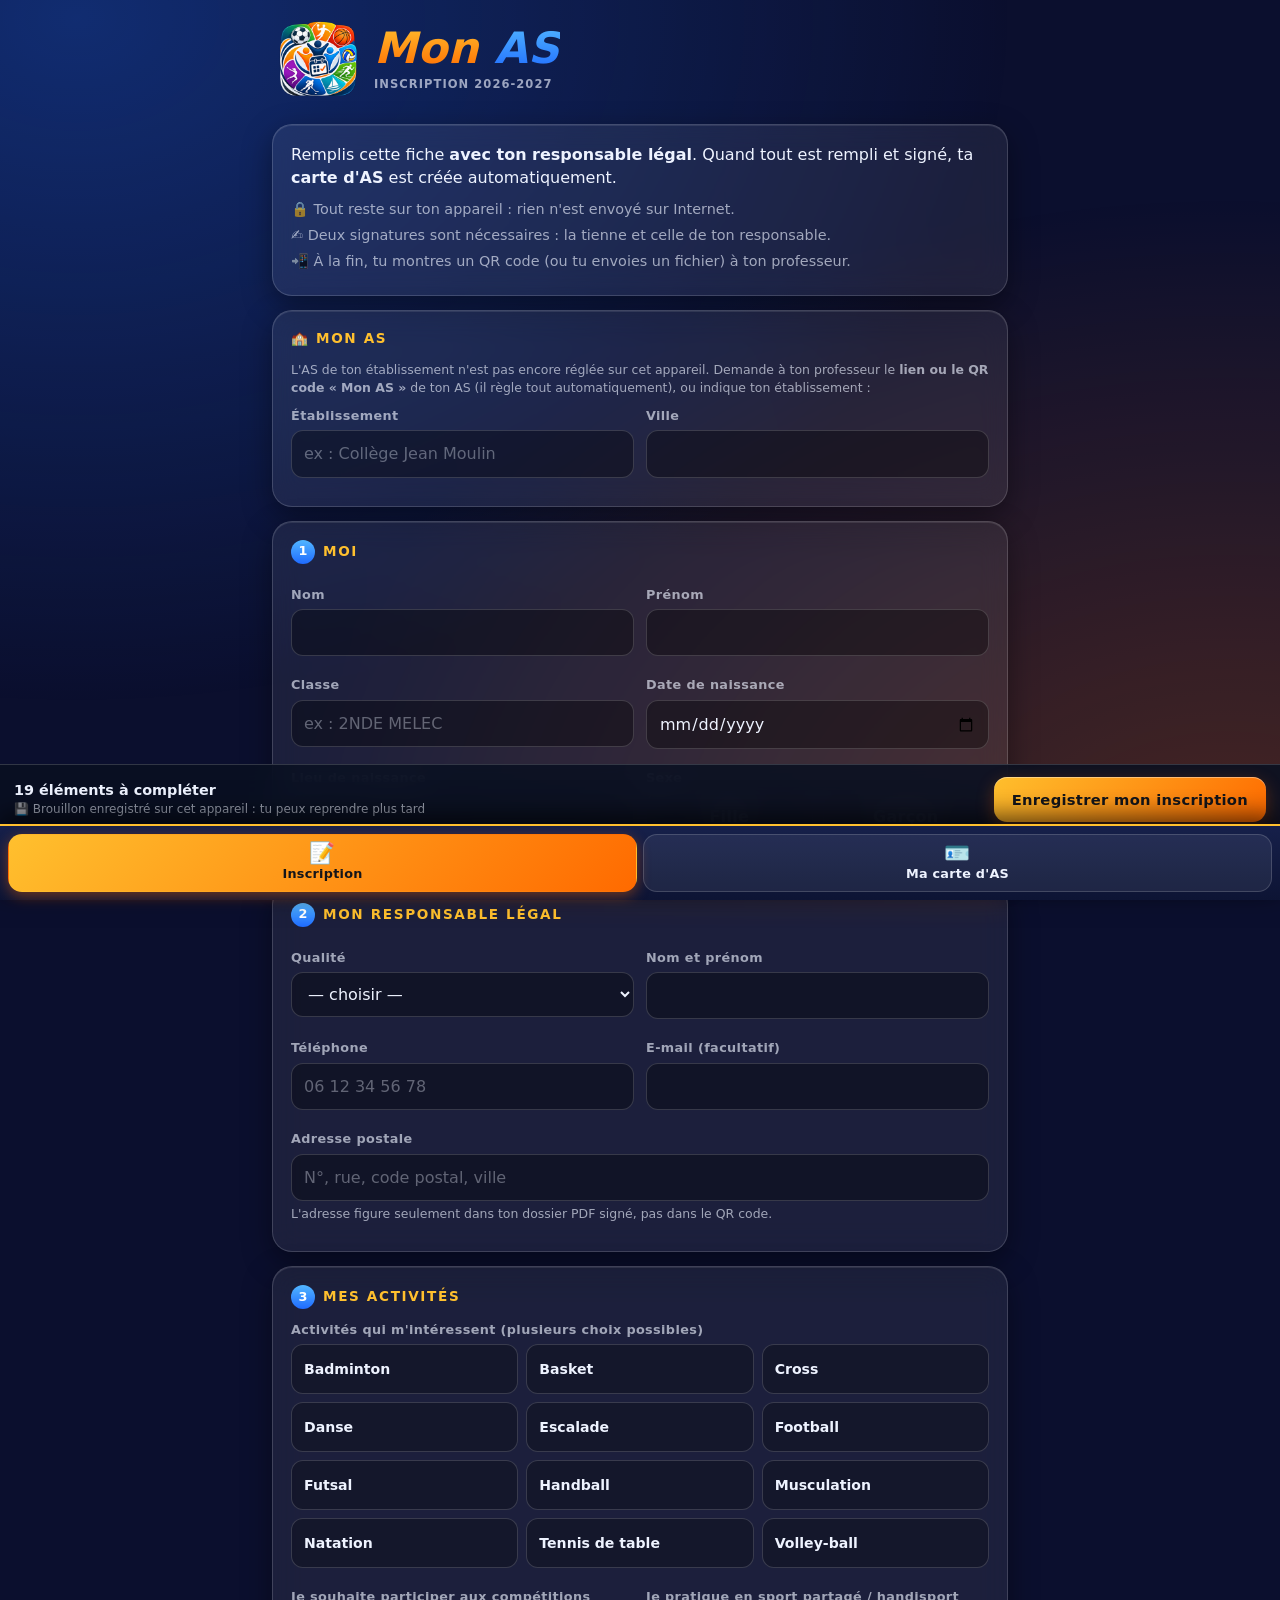
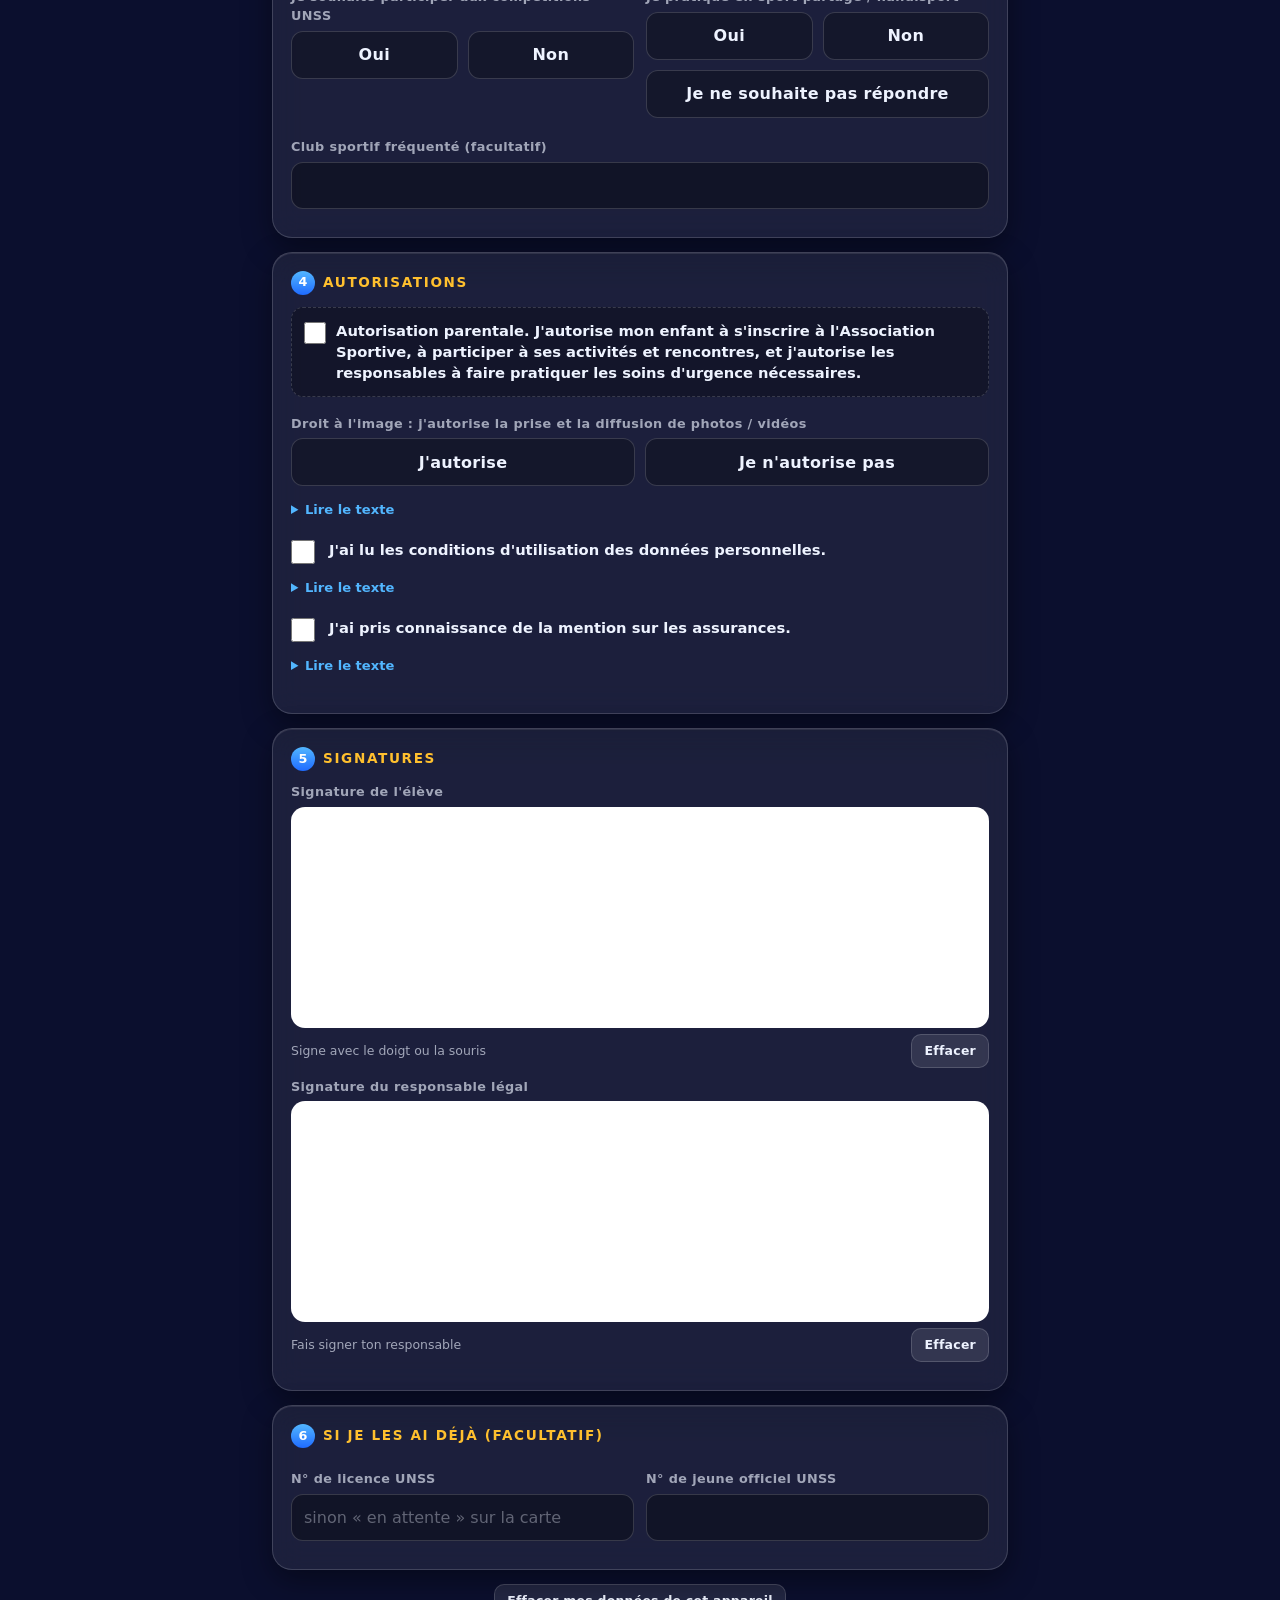
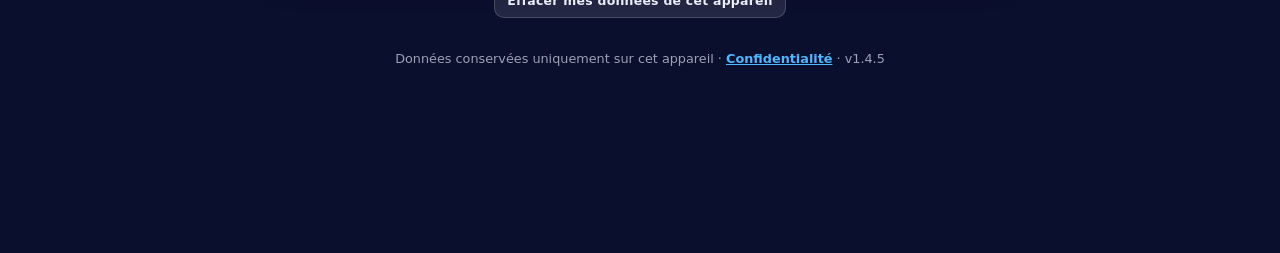
<file: index.html>
<!doctype html>
<html lang="fr">
<head>
<meta charset="utf-8">
<meta name="viewport" content="width=device-width,initial-scale=1,viewport-fit=cover">
<title>Mon AS – Inscription à l'Association Sportive</title>
<meta name="theme-color" content="#0b0f2e">
<link rel="manifest" href="manifest.webmanifest">
<link rel="icon" type="image/png" href="icons/icon-192.png">
<link rel="apple-touch-icon" href="icons/icon-192.png">
<link rel="stylesheet" href="style.css">
</head>
<body>
<header class="hd">
  <img class="logo" src="img/logo-app.png" alt="Logo de l'Association Sportive">
  <div>
    <h1 class="titre"><span class="t1">Mon</span> <span class="t2">AS</span></h1>
    <p class="sous" id="sous">Inscription</p>
  </div>
</header>
<main>
<div id="vue-ins">
<div id="saisie">
<form id="form" autocomplete="off" novalidate>
  <section class="card intro">
    <p>Remplis cette fiche <b>avec ton responsable légal</b>. Quand tout est rempli et signé, ta <b>carte d'AS</b> est créée automatiquement.</p>
    <ul class="infos">
      <li>🔒 Tout reste sur ton appareil : rien n'est envoyé sur Internet.</li>
      <li>✍️ Deux signatures sont nécessaires : la tienne et celle de ton responsable.</li>
      <li>📲 À la fin, tu montres un QR code (ou tu envoies un fichier) à ton professeur.</li>
    </ul>
  </section>

  <section class="card" id="cardEtab" hidden><h2>🏫 Mon AS</h2>
    <p class="hint" style="margin-top:0">L'AS de ton établissement n'est pas encore réglée sur cet appareil. Demande à ton professeur le <b>lien ou le QR code « Mon AS »</b> de ton AS (il règle tout automatiquement), ou indique ton établissement :</p>
    <div class="g2"><div class="f"><label for="etabIn">Établissement</label><input type="text" id="etabIn" maxlength="80" placeholder="ex : Collège Jean Moulin"></div>
    <div class="f"><label for="villeIn">Ville</label><input type="text" id="villeIn" maxlength="50"></div></div>
  </section>

  <section class="card"><h2><span class="n">1</span>Moi</h2>
    <div class="g2">
      <div class="f" data-k="nom"><label for="nom">Nom</label><input type="text" id="nom" autocomplete="family-name"></div>
      <div class="f" data-k="prenom"><label for="prenom">Prénom</label><input type="text" id="prenom" autocomplete="given-name"></div>
      <div class="f" data-k="classe"><label for="classe">Classe</label><input type="text" id="classe" placeholder="ex : 2NDE MELEC"></div>
      <div class="f" data-k="naissance"><label for="naissance">Date de naissance</label><input type="date" id="naissance"></div>
      <div class="f" data-k="lieu"><label for="lieu">Lieu de naissance</label><input type="text" id="lieu"></div>
      <div class="f" data-k="sexe"><span class="lb">Sexe</span>
        <div class="yn"><label><input type="radio" name="sexe" value="F"><span>Fille</span></label><label><input type="radio" name="sexe" value="M"><span>Garçon</span></label></div></div>
    </div>
  </section>

  <section class="card"><h2><span class="n">2</span>Mon responsable légal</h2>
    <div class="g2">
      <div class="f" data-k="qualite"><label for="qualite">Qualité</label>
        <select id="qualite"><option value="">— choisir —</option><option>Mère</option><option>Père</option><option>Tuteur ou tutrice</option></select></div>
      <div class="f" data-k="respNom"><label for="respNom">Nom et prénom</label><input type="text" id="respNom" autocomplete="off"></div>
      <div class="f" data-k="tel"><label for="tel">Téléphone</label><input type="tel" id="tel" inputmode="tel" placeholder="06 12 34 56 78"></div>
      <div class="f" data-k="mail"><label for="mail">E-mail (facultatif)</label><input type="email" id="mail" inputmode="email"></div>
    </div>
    <div class="f" data-k="adresse"><label for="adresse">Adresse postale</label><input type="text" id="adresse" placeholder="N°, rue, code postal, ville">
      <p class="hint">L'adresse figure seulement dans ton dossier PDF signé, pas dans le QR code.</p></div>
  </section>

  <section class="card"><h2><span class="n">3</span>Mes activités</h2>
    <div class="f" data-k="acts"><span class="lb">Activités qui m'intéressent (plusieurs choix possibles)</span><div class="chips" id="chips"></div></div>
    <div class="g2">
      <div class="f" data-k="compet"><span class="lb">Je souhaite participer aux compétitions UNSS</span>
        <div class="yn"><label><input type="radio" name="compet" value="1"><span>Oui</span></label><label><input type="radio" name="compet" value="0"><span>Non</span></label></div></div>
      <div class="f" data-k="handi"><span class="lb">Je pratique en sport partagé / handisport</span>
        <div class="yn"><label><input type="radio" name="handi" value="1"><span>Oui</span></label><label><input type="radio" name="handi" value="0"><span>Non</span></label><label class="nspp"><input type="radio" name="handi" value="2"><span>Je ne souhaite pas répondre</span></label></div></div>
    </div>
    <div class="f"><label for="club">Club sportif fréquenté (facultatif)</label><input type="text" id="club"></div>
  </section>

  <section class="card"><h2><span class="n">4</span>Autorisations</h2>
    <p class="autor" data-k="autor"><label class="ck"><input type="checkbox" id="autor"><span><b>Autorisation parentale.</b> J'autorise mon enfant à s'inscrire à l'Association Sportive, à participer à ses activités et rencontres, et j'autorise les responsables à faire pratiquer les soins d'urgence nécessaires.</span></label></p>
    <div class="f" data-k="droitImage"><span class="lb">Droit à l'image : j'autorise la prise et la diffusion de photos / vidéos</span>
      <div class="yn"><label><input type="radio" name="droitImage" value="1"><span>J'autorise</span></label><label><input type="radio" name="droitImage" value="0"><span>Je n'autorise pas</span></label></div>
      <details><summary>Lire le texte</summary><p id="tx-droit"></p></details></div>
    <div class="f" data-k="consentDonnees"><label class="ck"><input type="checkbox" id="consentDonnees"><span>J'ai lu les conditions d'utilisation des données personnelles.</span></label>
      <details><summary>Lire le texte</summary><p id="tx-donnees"></p></details></div>
    <div class="f" data-k="consentAssurance"><label class="ck"><input type="checkbox" id="consentAssurance"><span>J'ai pris connaissance de la mention sur les assurances.</span></label>
      <details><summary>Lire le texte</summary><p id="tx-assurance"></p></details></div>
  </section>

  <section class="card"><h2><span class="n">5</span>Signatures</h2>
    <div class="f" data-k="sigEleve"><span class="lb">Signature de l'élève</span>
      <div class="pad"><canvas id="sigEleve" width="700" height="220"></canvas></div>
      <div class="padbar"><span>Signe avec le doigt ou la souris</span><button type="button" class="btn r sm" data-clear="sigEleve">Effacer</button></div></div>
    <div class="f" data-k="sigResp"><span class="lb">Signature du responsable légal</span>
      <div class="pad"><canvas id="sigResp" width="700" height="220"></canvas></div>
      <div class="padbar"><span>Fais signer ton responsable</span><button type="button" class="btn r sm" data-clear="sigResp">Effacer</button></div></div>
  </section>

  <section class="card"><h2><span class="n">6</span>Si je les ai déjà (facultatif)</h2>
    <div class="g2">
      <div class="f"><label for="licence">N° de licence UNSS</label><input type="text" id="licence" placeholder="sinon « en attente » sur la carte"></div>
      <div class="f"><label for="jo">N° de jeune officiel UNSS</label><input type="text" id="jo"></div>
    </div>
  </section>
</form>

</div><!-- /saisie -->

<section class="card" id="fait" hidden>
  <h2>✅ Mon inscription</h2>
  <p class="ok" id="faitDate" style="margin:0 0 10px"></p>
  <div class="kv" id="resume"></div>
  <div class="sigs" id="resumeSig"></div>
  <h2 style="margin-top:20px">📲 À montrer au professeur</h2>
  <p class="hint" style="margin-top:0">Ce QR code permet à ton professeur d'enregistrer ton inscription. Ce n'est pas ta carte d'AS.</p>
  <div class="qrbox"><canvas id="qrIns"></canvas></div>
  <div class="row">
    <a class="btn" id="pay" href="#" target="_blank" rel="noopener noreferrer" hidden>💳 Payer ma cotisation en ligne</a>
    <button class="btn b" id="dlDossier" type="button">⬇️ Télécharger mon dossier en PDF</button>
  </div>
  <p class="hint" id="payHint" hidden></p>
  <p class="hint">Le dossier PDF contient les signatures et l'adresse : tu peux l'imprimer ou le remettre à ton professeur.</p>
  <p id="msg" class="hint"></p>
</section>
</div><!-- /vue-ins -->

<div id="vue-carte" hidden>
  <section class="card" id="carteVide"><h2>🪪 Ma carte d'AS</h2><p class="hint" style="margin:0">Ta carte d'AS sera créée dès que ton inscription sera enregistrée.</p></section>
  <section class="card" id="carteOk" hidden>
    <h2>🪪 Ma carte d'AS</h2>
    <p class="hint" style="margin-top:0"><b>À présenter à chaque séance</b> : le QR code de la carte sert à faire l'appel.</p>
    <canvas id="cardcv" class="cardcv"></canvas>
    <div class="row" style="justify-content:center"><label class="btn r sm" for="photoIn">📷 <span id="photoLb">Ajouter ma photo</span></label><input type="file" id="photoIn" accept="image/*" hidden><button class="btn r sm" id="photoDel" type="button" hidden>Retirer la photo</button></div>
    <p class="hint" style="text-align:center;margin:6px 0 0">Ta photo reste sur ton téléphone : elle apparaît seulement sur ta carte.</p>
    <div class="row" style="justify-content:center"><button class="btn b" id="showCarte" type="button" style="width:100%;max-width:520px;font-size:1.05rem;padding:16px">🔳 Montrer le QR code de ma carte</button></div>
    <div class="row">
      <button class="btn r" id="dlCartePdf">Carte à imprimer (PDF)</button>
    </div>
  </section>
</div>

<div class="row" style="justify-content:center"><button class="btn r sm" id="efface">Effacer mes données de cet appareil</button></div>
</main>
<footer class="foot">Données conservées uniquement sur cet appareil · <a href="confidentialite.html">Confidentialité</a> · <span id="ver"></span></footer>

<div class="bar" id="bar"><div class="tx" id="barTx">…</div><button class="btn" id="go">Enregistrer mon inscription</button></div>
<nav class="tabs"><button class="on" data-v="vue-ins"><i>📝</i>Inscription</button><button data-v="vue-carte"><i>🪪</i>Ma carte d'AS</button></nav>

<dialog id="dQr" class="qrdlg"><div class="qrfull"><div class="qrnom" id="qrTitre"></div><canvas id="qrBig"></canvas><div class="qrnom" id="qrNom"></div><p class="hint">Monte la luminosité de l'écran au maximum et tiens ton téléphone à 15-20 cm de la caméra du professeur.</p><button class="btn" id="qrClose" type="button">Fermer</button></div></dialog>
<dialog id="dlgManque"><h3>Il reste à compléter</h3><ul id="manqueList"></ul><div class="row"><button class="btn" id="manqueOk">OK</button></div></dialog>

<script src="lib/qrcode-generator-1.4.4.js"></script>
<script src="lib/jspdf-2.5.1.umd.min.js"></script>
<script src="eps-core.js"></script>
<script src="eleve-core.js"></script>
<script src="as-core.js"></script>
<script src="textes-legaux.js"></script>
<script src="version.js"></script>
<script src="app.js"></script>
</body>
</html>
</file>
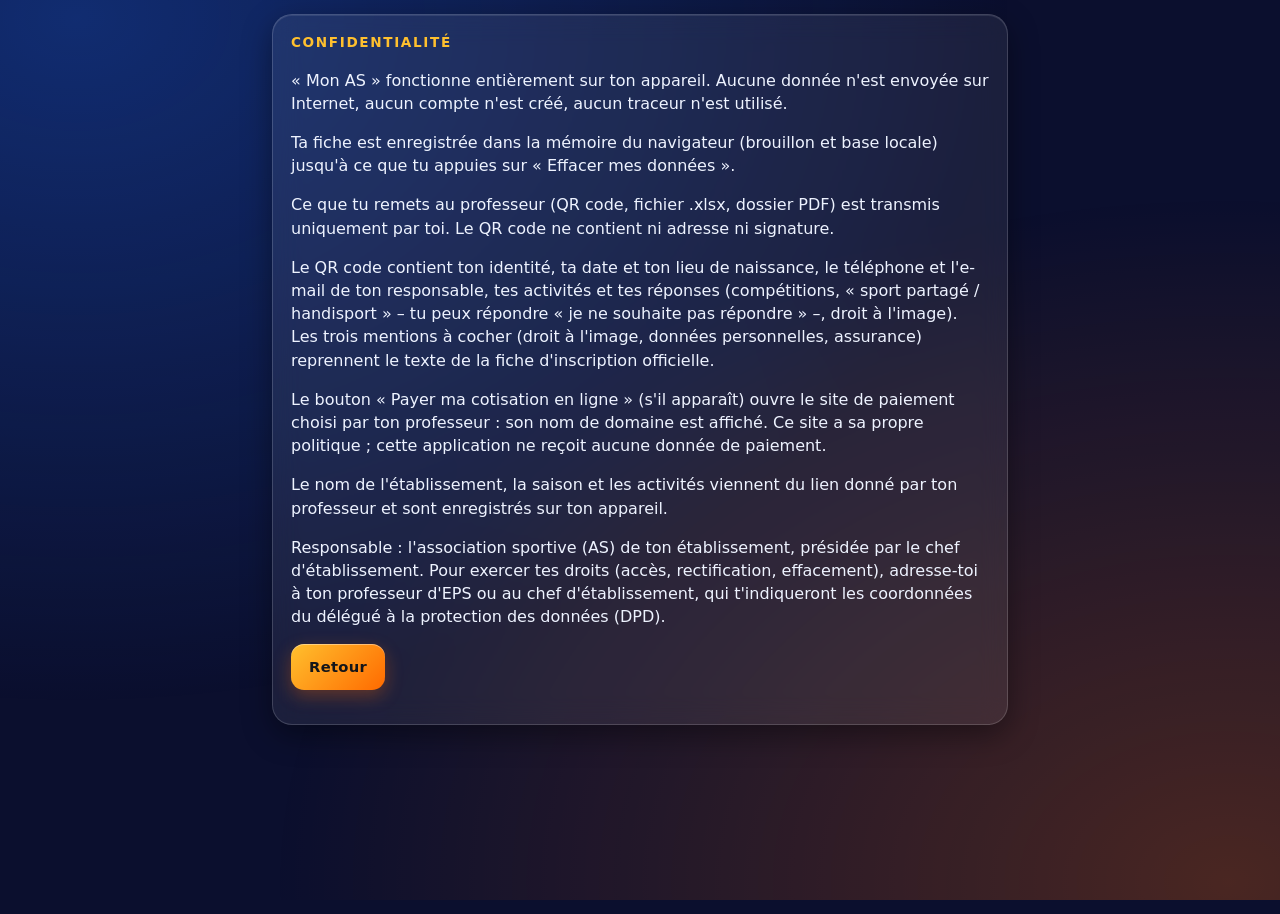
<file: confidentialite.html>
<!doctype html><html lang="fr"><head><meta charset="utf-8"><meta name="viewport" content="width=device-width,initial-scale=1"><title>Confidentialité – Mon AS</title><link rel="stylesheet" href="style.css"></head>
<body><main><section class="card"><h2>Confidentialité</h2>
<p>« Mon AS » fonctionne entièrement sur ton appareil. Aucune donnée n'est envoyée sur Internet, aucun compte n'est créé, aucun traceur n'est utilisé.</p>
<p>Ta fiche est enregistrée dans la mémoire du navigateur (brouillon et base locale) jusqu'à ce que tu appuies sur « Effacer mes données ».</p>
<p>Ce que tu remets au professeur (QR code, fichier .xlsx, dossier PDF) est transmis uniquement par toi. Le QR code ne contient ni adresse ni signature.</p>
<p>Le QR code contient ton identité, ta date et ton lieu de naissance, le téléphone et l'e-mail de ton responsable, tes activités et tes réponses (compétitions, « sport partagé / handisport » – tu peux répondre « je ne souhaite pas répondre » –, droit à l'image). Les trois mentions à cocher (droit à l'image, données personnelles, assurance) reprennent le texte de la fiche d'inscription officielle.</p>
<p>Le bouton « Payer ma cotisation en ligne » (s'il apparaît) ouvre le site de paiement choisi par ton professeur : son nom de domaine est affiché. Ce site a sa propre politique ; cette application ne reçoit aucune donnée de paiement.</p>
<p>Le nom de l'établissement, la saison et les activités viennent du lien donné par ton professeur et sont enregistrés sur ton appareil.</p>
<p>Responsable : l'association sportive (AS) de ton établissement, présidée par le chef d'établissement. Pour exercer tes droits (accès, rectification, effacement), adresse-toi à ton professeur d'EPS ou au chef d'établissement, qui t'indiqueront les coordonnées du délégué à la protection des données (DPD).</p>
<p><a class="btn" href="index.html">Retour</a></p></section></main></body></html>
</file>
<file: style.css>
:root{--bg:#0b0f2e;--tx:#eef3ff;--mut:rgba(238,243,255,.64);--glass:rgba(255,255,255,.07);--bd:rgba(255,255,255,.16);--or1:#ffc02e;--or2:#ff6a00;--bl1:#52b6ff;--bl2:#1f6bff;--ok:#6ff0a0;--ko:#ff8f8f;--ink:#14151a}
*{box-sizing:border-box;-webkit-tap-highlight-color:transparent}[hidden]{display:none!important}
html{scroll-behavior:smooth}
body{margin:0;font-family:system-ui,-apple-system,"Segoe UI",Roboto,sans-serif;color:var(--tx);background:var(--bg);min-height:100vh;padding-bottom:110px;line-height:1.45}
body::before{content:'';position:fixed;inset:0;z-index:-1;background:radial-gradient(ellipse at 6% 2%,rgba(31,107,255,.32),transparent 55%),radial-gradient(ellipse at 96% 98%,rgba(255,106,0,.26),transparent 55%)}
/* En-tête : le logo reste détouré (aucun fond, cadre, arrondi ni ombre) */
.hd{display:flex;align-items:center;gap:14px;max-width:760px;margin:auto;padding:18px 16px 8px}
.logo{display:block;width:84px;height:84px;flex:none;background:none;border:0;border-radius:0;box-shadow:none}
.titre{margin:0;font-size:2.7rem;line-height:1;font-style:italic;font-weight:900;letter-spacing:.01em}
.titre .t1{background:linear-gradient(180deg,var(--or1),var(--or2));-webkit-background-clip:text;background-clip:text;-webkit-text-fill-color:transparent}
.titre .t2{background:linear-gradient(180deg,var(--bl1),var(--bl2));-webkit-background-clip:text;background-clip:text;-webkit-text-fill-color:transparent}
.sous{margin:6px 0 0;font-size:.72rem;font-weight:700;letter-spacing:.09em;text-transform:uppercase;color:var(--mut)}
main{max-width:760px;margin:auto;padding:0 12px}
.card{background:var(--glass);backdrop-filter:blur(14px);-webkit-backdrop-filter:blur(14px);border:1px solid var(--bd);border-radius:20px;padding:18px;margin:14px 0;box-shadow:0 10px 30px #0006,inset 0 1px 0 #ffffff18}
h2{margin:0 0 12px;font-size:.85rem;font-weight:800;letter-spacing:.12em;text-transform:uppercase;color:var(--or1)}
h2 .n{display:inline-flex;align-items:center;justify-content:center;width:24px;height:24px;margin-right:8px;border-radius:50%;background:linear-gradient(var(--bl1),var(--bl2));color:#fff;font-size:.8rem;letter-spacing:0}
.intro p{margin:0 0 10px}.infos{margin:0;padding-left:0;list-style:none;font-size:.9rem;color:var(--mut)}.infos li{margin:5px 0}
.g2{display:grid;grid-template-columns:1fr;gap:0 12px}@media(min-width:560px){.g2{grid-template-columns:1fr 1fr}}
.f{margin:10px 0}.f>label,.f>.lb{display:block;font-weight:700;font-size:.8rem;letter-spacing:.03em;color:var(--mut);margin-bottom:5px}
input[type=text],input[type=tel],input[type=email],input[type=date],select,textarea{width:100%;padding:11px 12px;border-radius:12px;border:1.5px solid var(--bd);font:inherit;font-size:1rem;background:rgba(0,0,0,.34);color:var(--tx)}
select option{color:#14151a}
input:focus,select:focus,textarea:focus,.btn:focus-visible{outline:2px solid var(--or1);outline-offset:1px}
input::placeholder{color:rgba(238,243,255,.36)}
.f.mq>label,.f.mq>.lb{color:var(--ko)}.f.mq input,.f.mq select,.f.mq textarea,.f.mq .pad{border-color:var(--ko)}
.hint{font-size:.78rem;color:var(--mut);margin:4px 0 0}
.chips{display:grid;grid-template-columns:1fr 1fr;gap:8px}@media(min-width:560px){.chips{grid-template-columns:repeat(3,1fr)}}
.chip{position:relative;display:block}.chip input{position:absolute;opacity:0;inset:0;width:100%;height:100%;margin:0;cursor:pointer}
.chip span{display:flex;align-items:center;min-height:50px;padding:8px 12px;border-radius:12px;border:1.5px solid var(--bd);font-size:.88rem;font-weight:600;line-height:1.2;background:rgba(0,0,0,.28);transition:.15s}
.chip input:checked+span{background:linear-gradient(135deg,var(--or1),var(--or2));color:#14151a;border-color:transparent;font-weight:800}
.chip input:focus-visible+span{outline:2px solid #fff;outline-offset:2px}
.yn{display:flex;gap:8px}.yn label{position:relative;flex:1;margin:0}.yn input{position:absolute;opacity:0;inset:0;width:100%;height:100%;margin:0;cursor:pointer}
.yn span{display:block;text-align:center;padding:11px;border-radius:12px;border:1.5px solid var(--bd);font-weight:800;background:rgba(0,0,0,.28);color:var(--tx);letter-spacing:.02em}
.yn input:checked+span{background:linear-gradient(135deg,var(--bl1),var(--bl2));border-color:transparent;color:#fff}
.yn input:focus-visible+span{outline:2px solid var(--or1)}
.ck{display:flex;gap:10px;align-items:flex-start;font-weight:600;font-size:.92rem;color:var(--tx);margin:0}.ck input{width:22px;height:22px;margin:2px 0 0;flex:none;accent-color:#ff8a00}
.autor{font-size:.9rem;background:rgba(0,0,0,.3);border:1px dashed var(--bd);border-radius:12px;padding:12px;margin:0 0 10px;color:var(--mut)}.autor b{color:var(--tx)}
details{margin:6px 0 0;font-size:.82rem;color:var(--mut)}summary{cursor:pointer;font-weight:700;color:var(--bl1)}details p{margin:6px 0 0;white-space:pre-wrap}
.pad{background:#fff;border:1.5px solid var(--bd);border-radius:14px;overflow:hidden}
.pad canvas{display:block;width:100%;aspect-ratio:700/220;touch-action:none;cursor:crosshair}
.padbar{display:flex;justify-content:space-between;align-items:center;gap:8px;margin-top:6px;font-size:.78rem;color:var(--mut)}
.btn{border:0;border-radius:13px;padding:12px 18px;font:inherit;font-weight:800;font-size:.92rem;letter-spacing:.02em;color:#14151a;cursor:pointer;background:linear-gradient(135deg,var(--or1),var(--or2));box-shadow:0 6px 18px #ff6a0050,inset 0 1px 0 #ffffff66;text-decoration:none;display:inline-block;transition:transform .12s,filter .15s}
.btn:hover{filter:brightness(1.08)}.btn:active{transform:scale(.97)}.btn:disabled{opacity:.45;cursor:default}
.btn.b{background:linear-gradient(135deg,var(--bl1),var(--bl2));color:#fff;box-shadow:0 6px 18px #1f6bff55,inset 0 1px 0 #ffffff55}
.btn.r{background:rgba(255,255,255,.1);color:var(--tx);border:1.5px solid var(--bd);box-shadow:none}
.btn.sm{padding:7px 12px;font-size:.78rem;border-radius:10px}
.row{display:flex;gap:10px;flex-wrap:wrap;align-items:center;margin-top:12px}
.bar{position:fixed;left:0;right:0;bottom:0;z-index:50;display:flex;gap:12px;align-items:center;justify-content:space-between;padding:12px 14px calc(12px + env(safe-area-inset-bottom));background:rgba(10,16,34,.88);backdrop-filter:blur(16px);-webkit-backdrop-filter:blur(16px);border-top:1px solid var(--bd)}
.bar .tx{font-weight:700;font-size:.9rem;flex:1}.bar .tx small{display:block;font-weight:500;color:var(--mut)}
.bar .btn{white-space:nowrap}
.cardcv{display:block;width:100%;max-width:520px;margin:6px auto 0;height:auto;background:none;border:0;border-radius:0;box-shadow:none;filter:drop-shadow(0 8px 14px #0008)}
.qrbox{text-align:center}.qrbox canvas{width:min(300px,100%);height:auto;border:6px solid #fff;border-radius:12px;background:#fff}
.ok{color:var(--ok);font-weight:700}.err{color:var(--ko);font-weight:700}
dialog{background:#101a36;color:var(--tx);border:1px solid var(--bd);border-radius:20px;padding:20px;max-width:440px;width:calc(100% - 28px)}dialog::backdrop{background:#000b}
dialog h3{margin:0 0 10px}dialog ul{padding-left:0;list-style:none;margin:0 0 14px}dialog li{margin:6px 0}
dialog li button{width:100%;text-align:left;border:1px solid var(--bd);background:rgba(255,255,255,.07);color:var(--tx);border-radius:10px;padding:9px 12px;font:inherit;cursor:pointer}
.foot{max-width:760px;margin:18px auto 0;padding:14px 16px;text-align:center;font-size:.8rem;color:var(--mut)}.foot a{color:var(--bl1);font-weight:700}
.qrdlg{max-width:none;width:100%;height:100%;max-height:none;border:0;border-radius:0;padding:0;background:#fff;color:#14151a}
.qrfull{min-height:100%;display:flex;flex-direction:column;align-items:center;justify-content:center;gap:12px;padding:16px;text-align:center}
.qrfull canvas{width:min(92vw,68vh);height:min(92vw,68vh);background:#fff}.qrnom{font-weight:900;font-size:1.2rem}.qrfull .hint{color:#555;max-width:420px}

/* onglets du bas */
.tabs{position:fixed;left:0;right:0;bottom:0;z-index:50;display:flex;gap:6px;padding:8px 8px calc(8px + env(safe-area-inset-bottom));background:linear-gradient(180deg,#16204a,#0d1434);border-top:2px solid var(--or1);box-shadow:0 -8px 24px #000a}
.tabs button{flex:1;display:flex;flex-direction:column;align-items:center;gap:2px;border:1.5px solid var(--bd);border-radius:14px;background:rgba(255,255,255,.07);color:var(--tx);font:inherit;font-weight:800;font-size:.8rem;padding:8px 2px 7px;cursor:pointer;letter-spacing:.02em;position:relative}
.tabs button i{font-style:normal;font-size:1.3rem;line-height:1}
.tabs button.on{background:linear-gradient(135deg,var(--or1),var(--or2));color:#14151a;border-color:transparent;box-shadow:0 4px 14px #ff6a0066}
.tabs .nb{position:absolute;top:2px;right:6px;display:inline-block;min-width:18px;padding:0 5px;margin:0;border-radius:9px;background:var(--ko);color:#14151a;font-size:.7rem;font-weight:900}
.bar{bottom:calc(66px + env(safe-area-inset-bottom));border-top:1px solid var(--bd)}
body{padding-bottom:170px}
.kv{display:grid;grid-template-columns:auto 1fr;gap:4px 12px;font-size:.88rem;margin:6px 0}.kv b{color:var(--mut);font-weight:700}
.sigs{display:flex;gap:10px;flex-wrap:wrap;margin-top:10px}.sigs figure{margin:0;flex:1;min-width:130px}.sigs img{display:block;width:100%;background:#fff;border-radius:10px;border:1px solid var(--bd)}.sigs figcaption{font-size:.72rem;color:var(--mut);margin-top:3px}
/* espacements demandés */
.yn{display:grid;grid-template-columns:1fr 1fr;gap:10px}.yn label{min-width:0}.yn span{height:100%;display:flex;align-items:center;justify-content:center;min-height:48px}
.f .ck{margin-bottom:6px}.f .ck+details{margin-top:14px}.f details{margin-top:14px}.f .yn+details{margin-top:14px}
.autor{margin-bottom:18px}
#fait .qrbox{margin-top:18px}#fait h2+.hint{margin-bottom:6px}
.f[data-k=consentDonnees],.f[data-k=consentAssurance]{margin:20px 0}
.f>label.ck{display:flex;gap:14px;align-items:flex-start;color:var(--tx);font-size:.92rem;letter-spacing:0;margin-bottom:0}
.f>label.ck input{width:24px;height:24px;margin:1px 0 0;flex:none}
.f>label.ck span{flex:1}

.yn .nspp{grid-column:1/-1}
</file>
